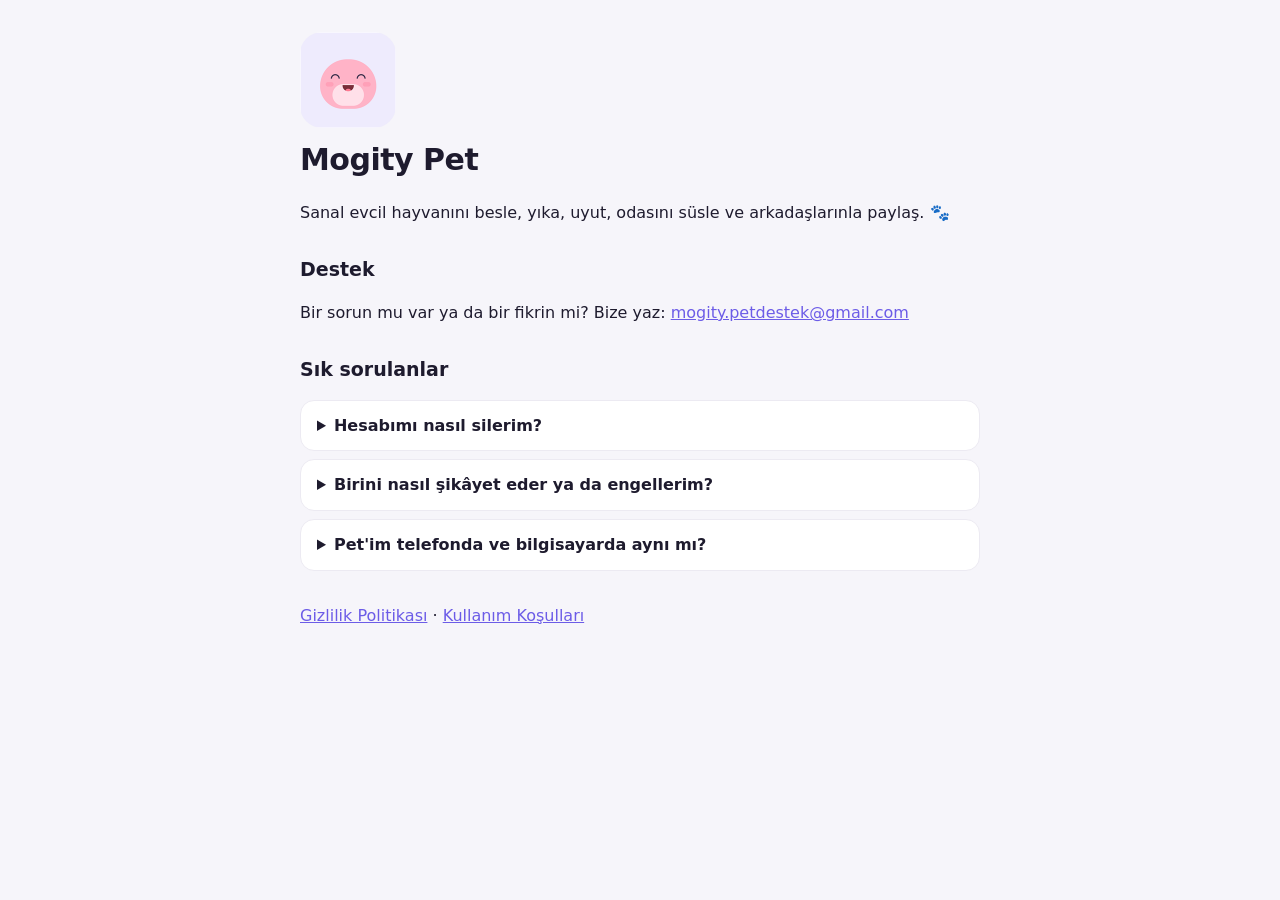
<file: index.html>
<!doctype html>
<html lang="tr">
<head>
<meta charset="utf-8">
<meta name="viewport" content="width=device-width, initial-scale=1">
<title>Mogity Pet · Destek</title>
<link rel="stylesheet" href="style.css">
</head>
<body>
<main>
  <img class="logo" src="icon.png" alt="Mogity Pet ikonu" width="96" height="96">
  <h1>Mogity Pet</h1>
  <p>Sanal evcil hayvanını besle, yıka, uyut, odasını süsle ve arkadaşlarınla paylaş. 🐾</p>

  <h2>Destek</h2>
  <p>Bir sorun mu var ya da bir fikrin mi? Bize yaz: <a href="mailto:mogity.petdestek@gmail.com">mogity.petdestek@gmail.com</a></p>

  <h2>Sık sorulanlar</h2>
  <details><summary>Hesabımı nasıl silerim?</summary><p>Uygulamada Profil → Profili düzenle → Hesabımı sil. Tüm bilgilerin hemen silinir.</p></details>
  <details><summary>Birini nasıl şikâyet eder ya da engellerim?</summary><p>Gönderideki ⋯ menüsünden ya da kişinin profilindeki "Şikâyet et / engelle" butonundan.</p></details>
  <details><summary>Pet'im telefonda ve bilgisayarda aynı mı?</summary><p>Evet, aynı hesapla giriş yaptığında pet'in her cihazda aynıdır.</p></details>

  <p class="links"><a href="privacy.html">Gizlilik Politikası</a> · <a href="terms.html">Kullanım Koşulları</a></p>
</main>
</body>
</html>
</file>
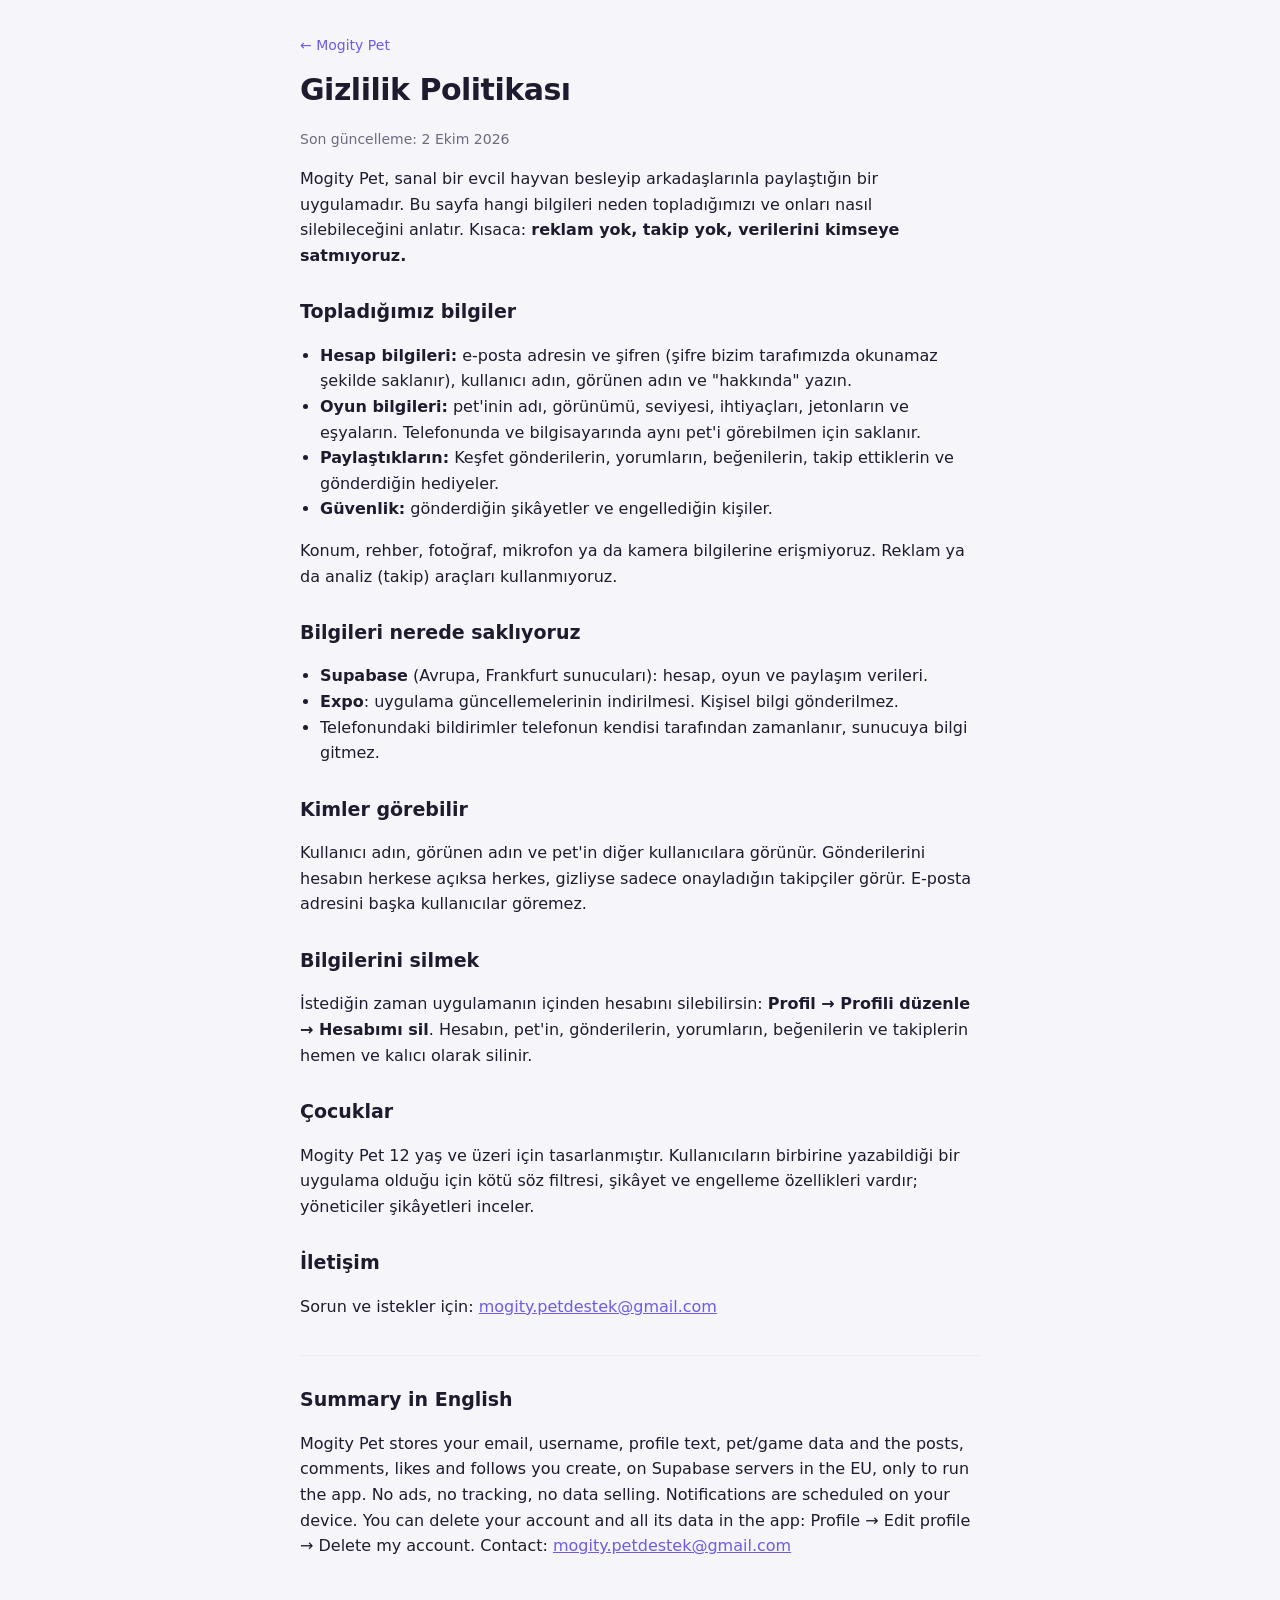
<file: privacy.html>
<!doctype html>
<html lang="tr">
<head>
<meta charset="utf-8">
<meta name="viewport" content="width=device-width, initial-scale=1">
<title>Mogity Pet · Gizlilik Politikası</title>
<link rel="stylesheet" href="style.css">
</head>
<body>
<main>
  <a class="back" href="./">← Mogity Pet</a>
  <h1>Gizlilik Politikası</h1>
  <p class="muted">Son güncelleme: 2 Ekim 2026</p>

  <p>Mogity Pet, sanal bir evcil hayvan besleyip arkadaşlarınla paylaştığın bir uygulamadır. Bu sayfa hangi bilgileri neden topladığımızı ve onları nasıl silebileceğini anlatır. Kısaca: <strong>reklam yok, takip yok, verilerini kimseye satmıyoruz.</strong></p>

  <h2>Topladığımız bilgiler</h2>
  <ul>
    <li><strong>Hesap bilgileri:</strong> e-posta adresin ve şifren (şifre bizim tarafımızda okunamaz şekilde saklanır), kullanıcı adın, görünen adın ve "hakkında" yazın.</li>
    <li><strong>Oyun bilgileri:</strong> pet'inin adı, görünümü, seviyesi, ihtiyaçları, jetonların ve eşyaların. Telefonunda ve bilgisayarında aynı pet'i görebilmen için saklanır.</li>
    <li><strong>Paylaştıkların:</strong> Keşfet gönderilerin, yorumların, beğenilerin, takip ettiklerin ve gönderdiğin hediyeler.</li>
    <li><strong>Güvenlik:</strong> gönderdiğin şikâyetler ve engellediğin kişiler.</li>
  </ul>
  <p>Konum, rehber, fotoğraf, mikrofon ya da kamera bilgilerine erişmiyoruz. Reklam ya da analiz (takip) araçları kullanmıyoruz.</p>

  <h2>Bilgileri nerede saklıyoruz</h2>
  <ul>
    <li><strong>Supabase</strong> (Avrupa, Frankfurt sunucuları): hesap, oyun ve paylaşım verileri.</li>
    <li><strong>Expo</strong>: uygulama güncellemelerinin indirilmesi. Kişisel bilgi gönderilmez.</li>
    <li>Telefonundaki bildirimler telefonun kendisi tarafından zamanlanır, sunucuya bilgi gitmez.</li>
  </ul>

  <h2>Kimler görebilir</h2>
  <p>Kullanıcı adın, görünen adın ve pet'in diğer kullanıcılara görünür. Gönderilerini hesabın herkese açıksa herkes, gizliyse sadece onayladığın takipçiler görür. E-posta adresini başka kullanıcılar göremez.</p>

  <h2>Bilgilerini silmek</h2>
  <p>İstediğin zaman uygulamanın içinden hesabını silebilirsin: <strong>Profil → Profili düzenle → Hesabımı sil</strong>. Hesabın, pet'in, gönderilerin, yorumların, beğenilerin ve takiplerin hemen ve kalıcı olarak silinir.</p>

  <h2>Çocuklar</h2>
  <p>Mogity Pet 12 yaş ve üzeri için tasarlanmıştır. Kullanıcıların birbirine yazabildiği bir uygulama olduğu için kötü söz filtresi, şikâyet ve engelleme özellikleri vardır; yöneticiler şikâyetleri inceler.</p>

  <h2>İletişim</h2>
  <p>Sorun ve istekler için: <a href="mailto:mogity.petdestek@gmail.com">mogity.petdestek@gmail.com</a></p>

  <hr>
  <h2 lang="en">Summary in English</h2>
  <p lang="en">Mogity Pet stores your email, username, profile text, pet/game data and the posts, comments, likes and follows you create, on Supabase servers in the EU, only to run the app. No ads, no tracking, no data selling. Notifications are scheduled on your device. You can delete your account and all its data in the app: Profile → Edit profile → Delete my account. Contact: <a href="mailto:mogity.petdestek@gmail.com">mogity.petdestek@gmail.com</a></p>
</main>
</body>
</html>
</file>
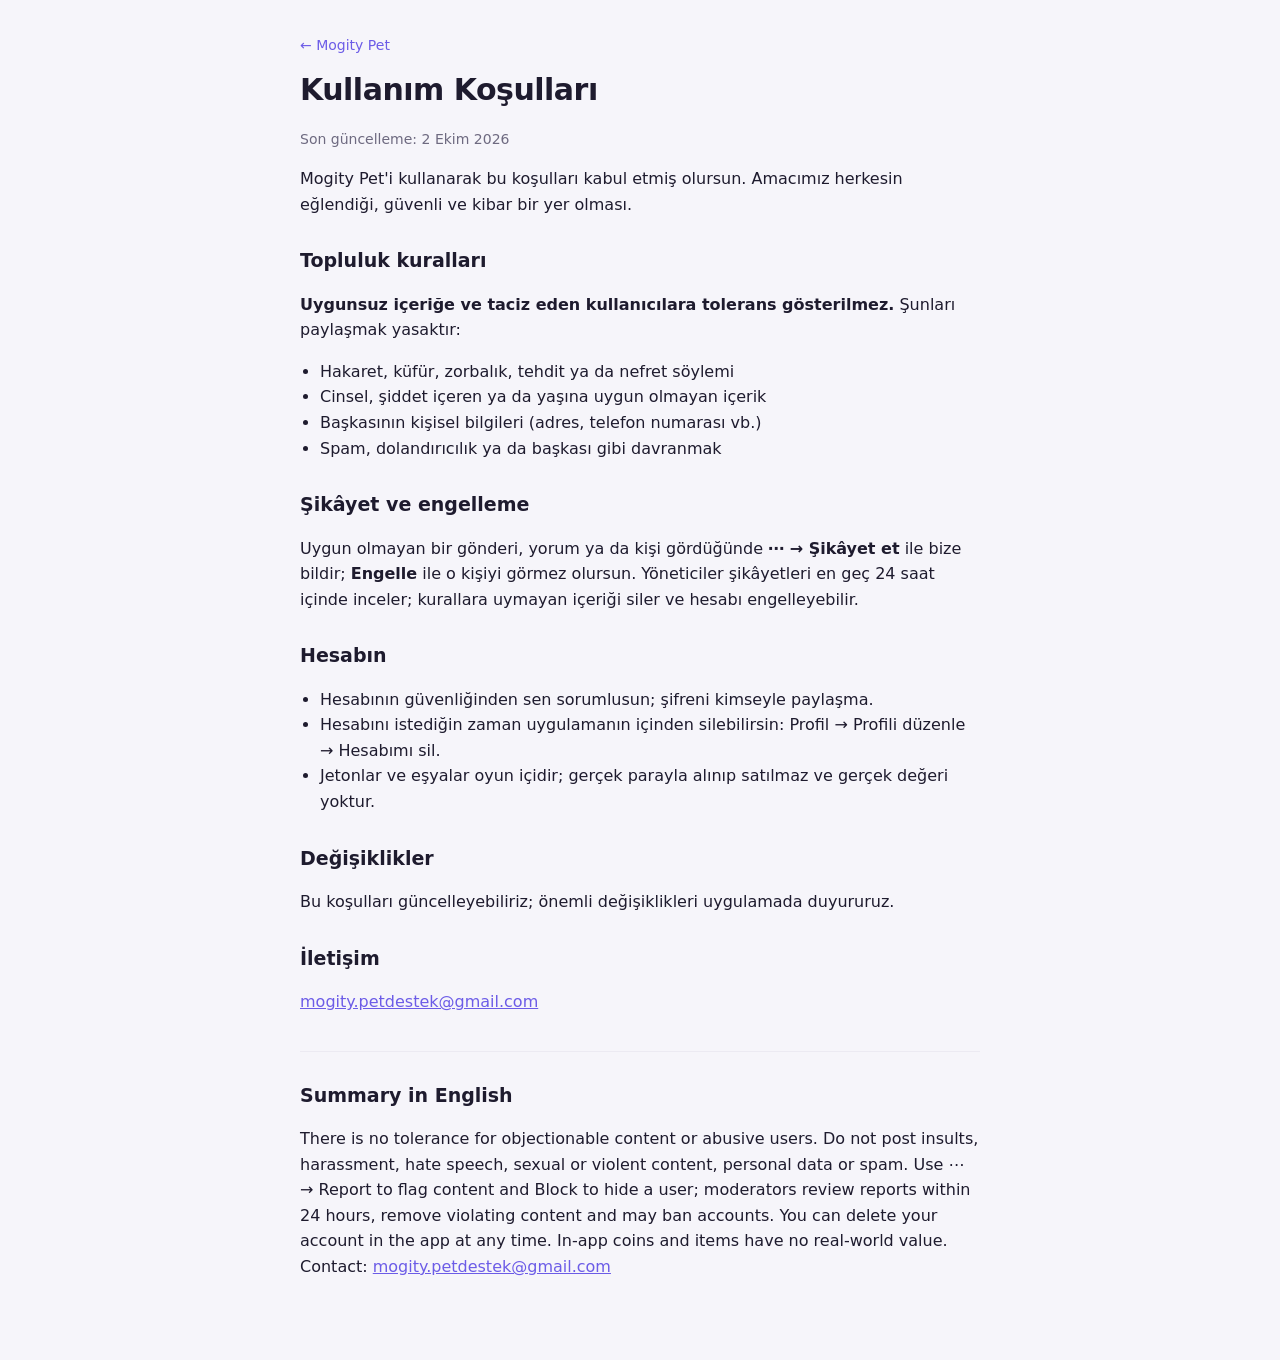
<file: terms.html>
<!doctype html>
<html lang="tr">
<head>
<meta charset="utf-8">
<meta name="viewport" content="width=device-width, initial-scale=1">
<title>Mogity Pet · Kullanım Koşulları</title>
<link rel="stylesheet" href="style.css">
</head>
<body>
<main>
  <a class="back" href="./">← Mogity Pet</a>
  <h1>Kullanım Koşulları</h1>
  <p class="muted">Son güncelleme: 2 Ekim 2026</p>

  <p>Mogity Pet'i kullanarak bu koşulları kabul etmiş olursun. Amacımız herkesin eğlendiği, güvenli ve kibar bir yer olması.</p>

  <h2>Topluluk kuralları</h2>
  <p><strong>Uygunsuz içeriğe ve taciz eden kullanıcılara tolerans gösterilmez.</strong> Şunları paylaşmak yasaktır:</p>
  <ul>
    <li>Hakaret, küfür, zorbalık, tehdit ya da nefret söylemi</li>
    <li>Cinsel, şiddet içeren ya da yaşına uygun olmayan içerik</li>
    <li>Başkasının kişisel bilgileri (adres, telefon numarası vb.)</li>
    <li>Spam, dolandırıcılık ya da başkası gibi davranmak</li>
  </ul>

  <h2>Şikâyet ve engelleme</h2>
  <p>Uygun olmayan bir gönderi, yorum ya da kişi gördüğünde <strong>⋯ → Şikâyet et</strong> ile bize bildir; <strong>Engelle</strong> ile o kişiyi görmez olursun. Yöneticiler şikâyetleri en geç 24 saat içinde inceler; kurallara uymayan içeriği siler ve hesabı engelleyebilir.</p>

  <h2>Hesabın</h2>
  <ul>
    <li>Hesabının güvenliğinden sen sorumlusun; şifreni kimseyle paylaşma.</li>
    <li>Hesabını istediğin zaman uygulamanın içinden silebilirsin: Profil → Profili düzenle → Hesabımı sil.</li>
    <li>Jetonlar ve eşyalar oyun içidir; gerçek parayla alınıp satılmaz ve gerçek değeri yoktur.</li>
  </ul>

  <h2>Değişiklikler</h2>
  <p>Bu koşulları güncelleyebiliriz; önemli değişiklikleri uygulamada duyururuz.</p>

  <h2>İletişim</h2>
  <p><a href="mailto:mogity.petdestek@gmail.com">mogity.petdestek@gmail.com</a></p>

  <hr>
  <h2 lang="en">Summary in English</h2>
  <p lang="en">There is no tolerance for objectionable content or abusive users. Do not post insults, harassment, hate speech, sexual or violent content, personal data or spam. Use ⋯ → Report to flag content and Block to hide a user; moderators review reports within 24 hours, remove violating content and may ban accounts. You can delete your account in the app at any time. In-app coins and items have no real-world value. Contact: <a href="mailto:mogity.petdestek@gmail.com">mogity.petdestek@gmail.com</a></p>
</main>
</body>
</html>
</file>
<file: style.css>
:root {
  --bg: #f6f5fa;
  --surface: #ffffff;
  --ink: #1e1b2e;
  --soft: #6e6a80;
  --line: #eceaf2;
  --accent: #6c5ce7;
}
@media (prefers-color-scheme: dark) {
  :root { --bg: #14131c; --surface: #1e1d29; --ink: #f1f0f7; --soft: #a3a1b8; --line: #2b2a38; --accent: #a99bff; }
}
* { box-sizing: border-box; }
body { margin: 0; background: var(--bg); color: var(--ink); font: 16px/1.6 system-ui, -apple-system, "Segoe UI", Roboto, sans-serif; }
main { max-width: 720px; margin: 0 auto; padding: 32px 20px 64px; }
h1 { font-size: 30px; letter-spacing: -0.5px; margin: 8px 0 4px; }
h2 { font-size: 19px; margin-top: 28px; }
a { color: var(--accent); }
.muted { color: var(--soft); font-size: 14px; }
.back { font-size: 14px; text-decoration: none; }
.logo { border-radius: 22px; display: block; margin-bottom: 8px; }
ul { padding-left: 20px; }
hr { border: 0; border-top: 1px solid var(--line); margin: 36px 0 8px; }
details { background: var(--surface); border: 1px solid var(--line); border-radius: 14px; padding: 12px 16px; margin: 8px 0; }
summary { cursor: pointer; font-weight: 600; }
.links { margin-top: 32px; }
</file>
